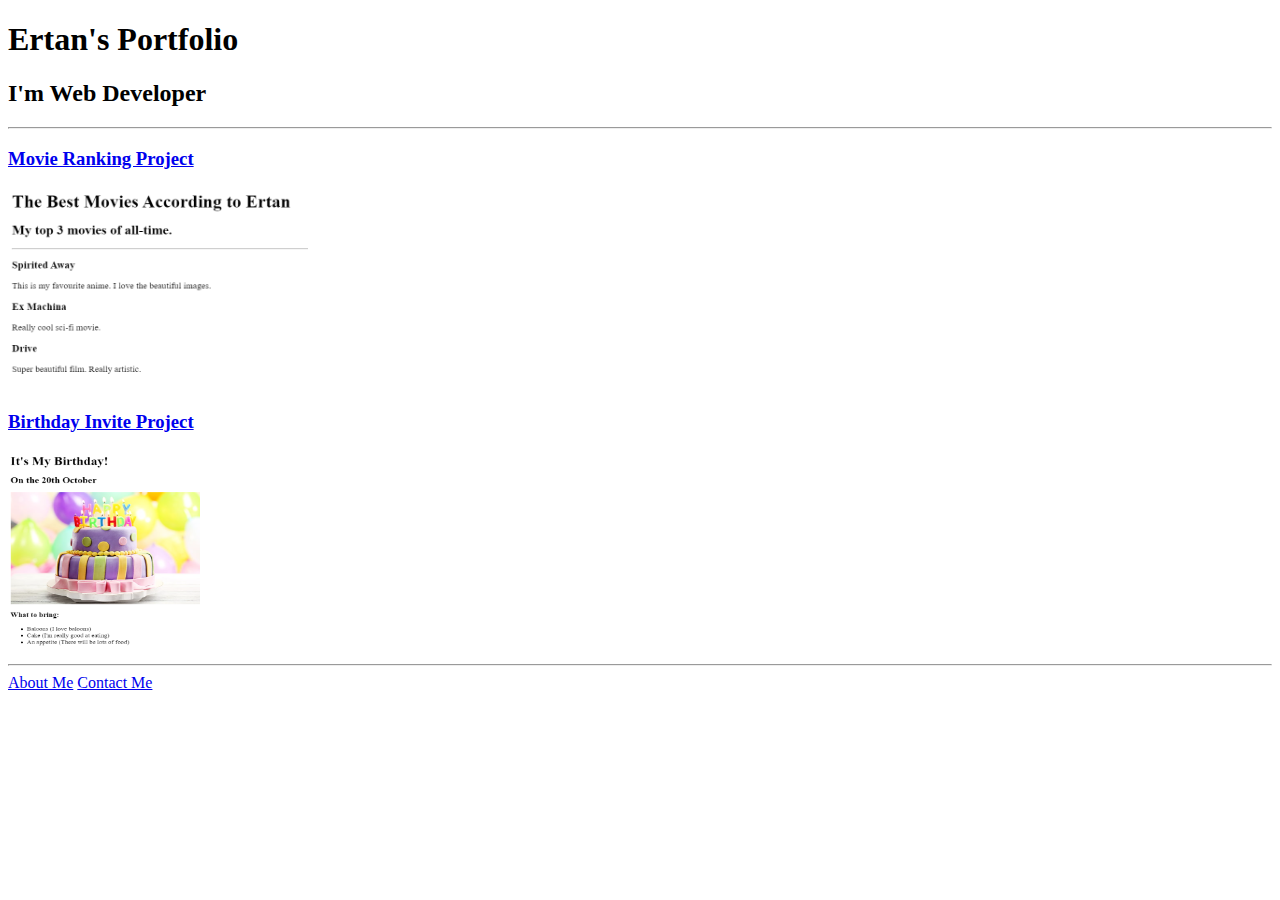
<file: index.html>
<!DOCTYPE html>
<html lang="en">
<head>
    <meta charset="UTF-8">
    <meta name="viewport" content="width=device-width, initial-scale=1.0">
    <title>My Portfolio</title>
</head>
<body>
   <h1>Ertan's Portfolio</h1>
   <h2>I'm Web Developer</h2>
   <hr/>
   <h3><a href="./public/movie-ranking.html">Movie Ranking Project</a></h3>
   <img src="./assets/images/movie-ranking.png" height="200" width="300" alt="movie ranking">
   <h3><a href="./public/birthday-invite.html">Birthday Invite Project</a></h3>
   <img src="./assets/images/birthday-invite.png" height="200" width="200" alt="bithday invite">
   <hr/>
   <a href="./public/about.html">About Me</a>
   <a href="./public/contact.html">Contact Me</a>
</body>
</html>
</file>
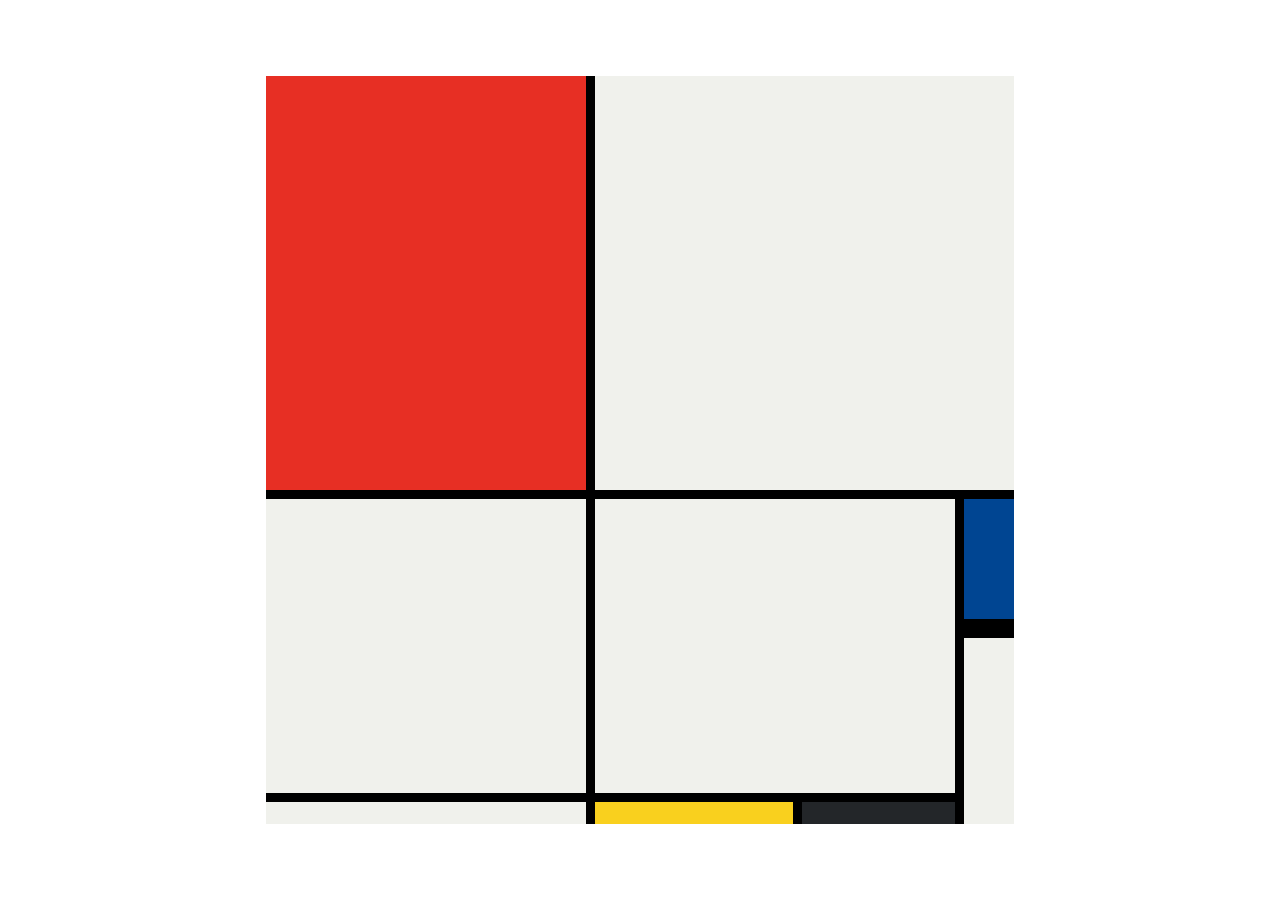
<file: 10.3 Mondrian Project/index.html>
<!DOCTYPE html>
<html lang="en">

<head>
  <meta charset="UTF-8">
  <meta name="viewport" content="width=device-width, initial-scale=1.0">
  <title>Mondrian Project</title>
  <style>
    /* 
    Write your CSS here 
    Gap Colour: #000
    White: #F0F1EC
    Red: #E72F24
    Black: #232629
    Blue: #004592
    Yellow: #F9D01E

    For dimensions, see dimensions.png image.
    HINT: Remember you can't change the properties of grid lines.
    But grid lines are transparent!
    */
    body {
      display: flex;
      justify-content: center;
      align-items: center;
      height: 100vh;
      margin: 0px;
      padding: 0px;
    }
    .container {
      width: 748px;
      height: 748px;
      display: grid;
      background-color: black;
      grid-template-columns: 320px 198px 153px 50px;
      grid-template-rows: 414px 130px 155px 22px;
      gap: 9px;
    }
    .second {
      background-color: #F0F1EC;
      grid-column: span 3;
    }
    .first {
      background-color: #E72F24;
    }
    .third {
      background-color: #F0F1EC;
      grid-row: span 2;
    }
    .forth {
      background-color: #F0F1EC;
      grid-column: span 2;
      grid-row: span 2
    }
    .fifth {
     background-color: #004592;
     border-bottom: 10px solid black;
    }
    .sixth {
      background-color: #F0F1EC;
      grid-row: span 2;
    }
    .seventh {
      background-color: #F0F1EC;
    }
    .eighth {
      background-color: #F9D01E;
    }
    .nineth {
      background-color: #232629;
    }
  </style>
</head>

<body>
  <!-- Write your HTML here -->
  <div class="container">
    <div class="first"></div>
    <div class="second"></div>
    <div class="third"></div>
    <div class="forth"></div>
    <div class="fifth"></div>
    <div class="sixth"></div>
    <div class="seventh"></div>
    <div class="eighth"></div>
    <div class="nineth"></div>
  </div>
</body>

</html>
</file>
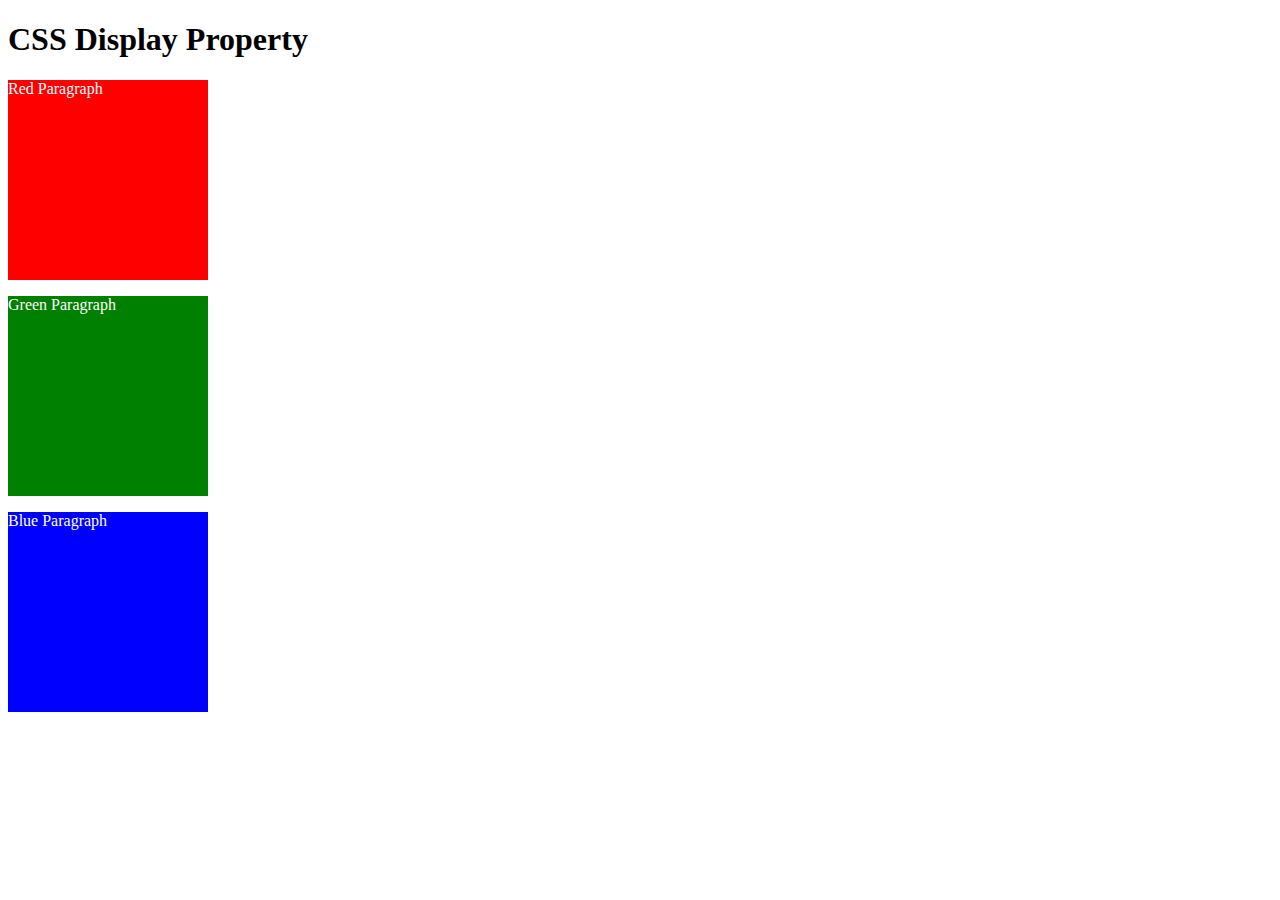
<file: 8.0 CSS Display/index.html>
<!DOCTYPE html>
<html>

<!-- 
  TODO
1. By changing only the display property of the CSS make all 3 squares line up horizontally like in goal1 image.
2. Change only the display property to make all 3 squares line up vertically like in goal2 image. 
-->

<head>
  <title>CSS Display Property Example</title>
  <style>
    p {
      color: white;
    }

    .red {
      display: block;
      width: 200px;
      height: 200px;
      background-color: red;
    }

    .green {
      display: block;
      width: 200px;
      height: 200px;
      background-color: green;
    }

    .blue {
      display: block;
      width: 200px;
      height: 200px;
      background-color: blue;
    }
  </style>
</head>


<body>
  <h1>CSS Display Property</h1>
  <p class="red">Red Paragraph </p>
  <p class="green">Green Paragraph</p>
  <p class="blue">Blue Paragraph</p>
</body>

</html>
</file>
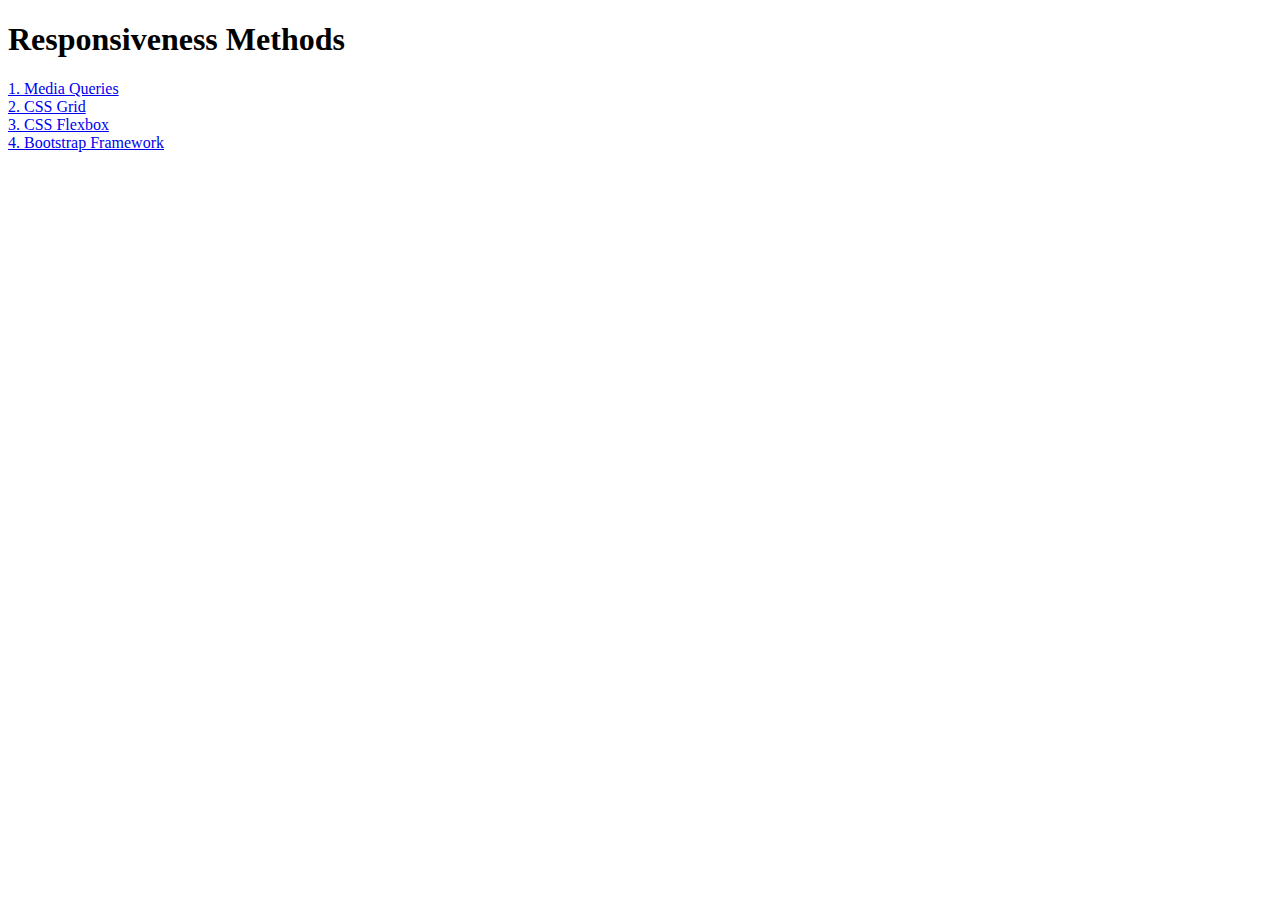
<file: 8.2 Responsiveness/index.html>
<!DOCTYPE html>
<html lang="en">

<head>
  <meta charset="UTF-8">
  <meta name="viewport" content="width=device-width, initial-scale=1.0">
  <title>Responsiveness</title>
  <style>
    a {
      display: block;
    }
  </style>
</head>

<body>
  <h1>Responsiveness Methods</h1>
  <a href="./media-query.html">1. Media Queries</a>
  <a href="./grid.html">2. CSS Grid</a>
  <a href="./flexbox.html">3. CSS Flexbox</a>
  <a href="./bootstrap.html">4. Bootstrap Framework</a>
</body>

</html>
</file>
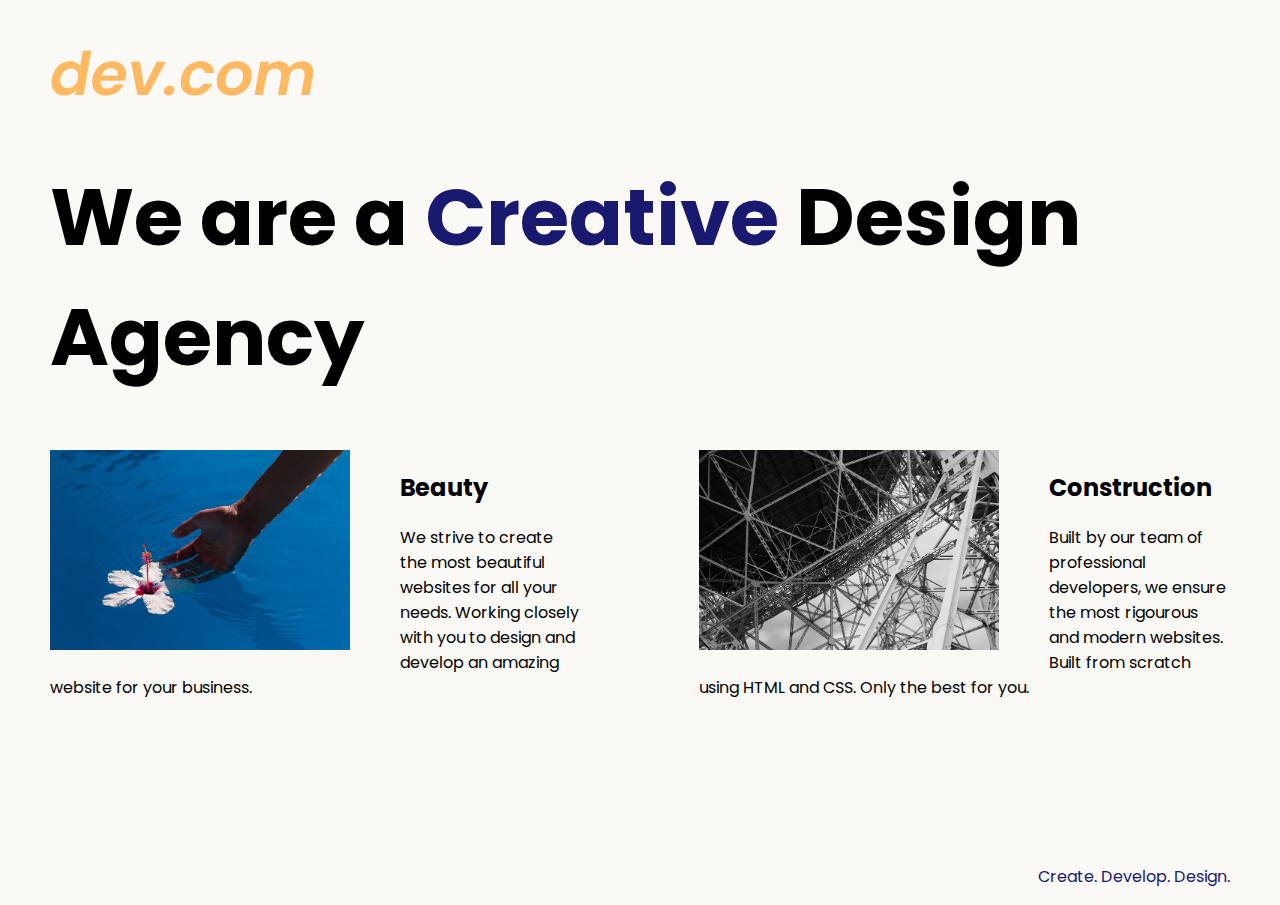
<file: 8.4 Web Design Agency Project/index.html>
<!DOCTYPE html>
<html lang="en">

<head>
  <meta charset="UTF-8">
  <meta name="viewport" content="width=device-width, initial-scale=1.0">
  <title>Agency</title>
  <link rel="stylesheet" href="./style.css">
  <link rel="preconnect" href="https://fonts.googleapis.com">
  <link rel="preconnect" href="https://fonts.gstatic.com" crossorigin>
  <link href="https://fonts.googleapis.com/css2?family=Poppins:wght@400;700&display=swap" rel="stylesheet">
</head>

<body>
  <div class="main">
    <img class="logo" src="./assets/images/logo.png" alt="logo">
    <h1>We are a <span class="creative">Creative</span> Design Agency</h1>
    <div class="left card"><img class="tile-image" src="./assets/images/beautiful.jpg" alt="hand and flower in water">
      <h2 class="card-title">Beauty</h2>
      <p class="card-text">We strive to create the most beautiful websites for all your needs. Working closely with you
        to
        design and
        develop an amazing website for your business.</p>
    </div>

    <div class="right card"><img class="tile-image" src="./assets/images/construction.jpg" alt="metal structure">
      <h2 class="card-title">Construction</h2>
      <p>Built by our team of professional developers, we ensure the most rigourous and modern websites. Built from
        scratch using HTML and CSS. Only the best for you.</p>
    </div>

  </div>
  <footer>
    <p>Create. Develop. Design.</p>
  </footer>
</body>

</html>
</file>
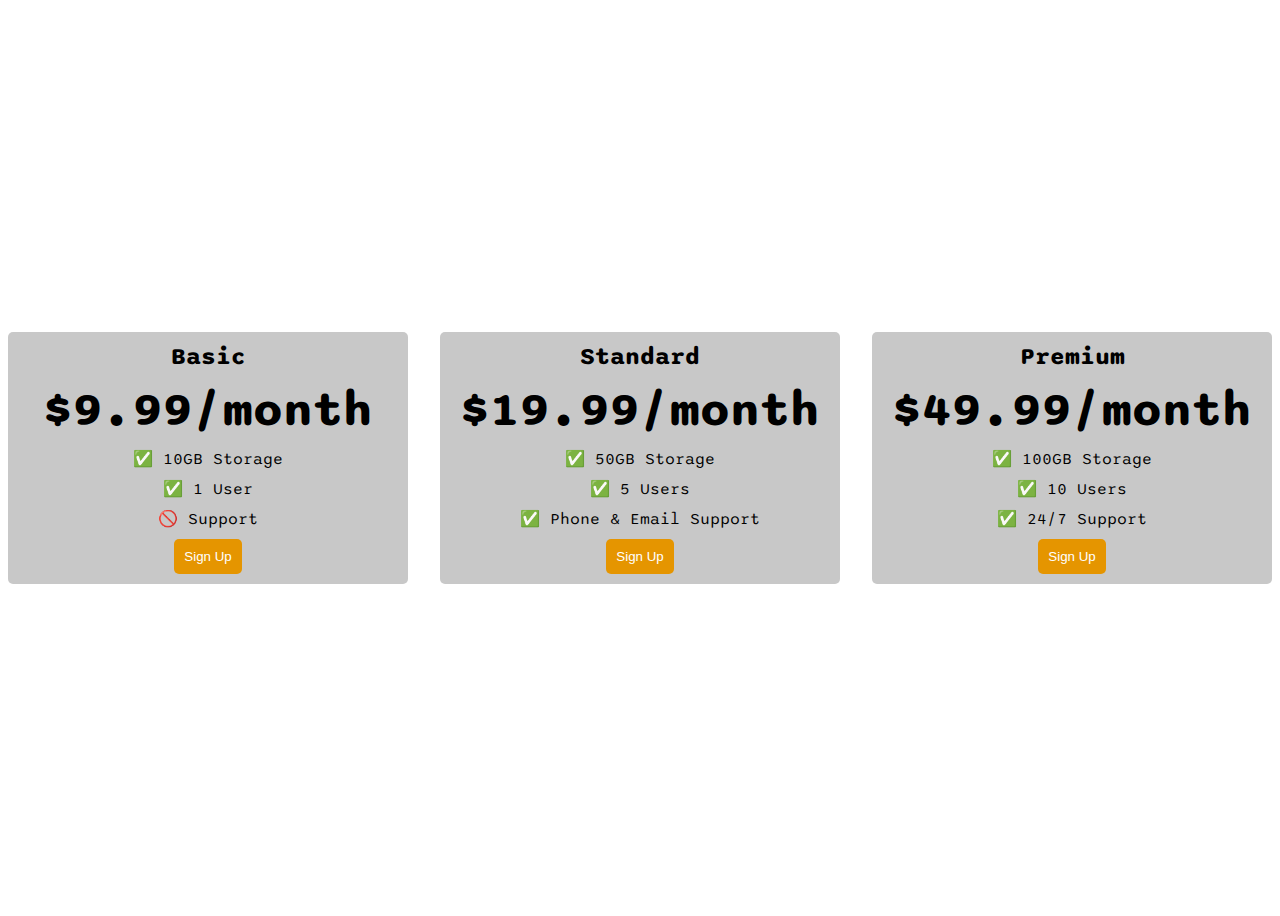
<file: 9.4 Flexbox Pricing Table Project/index.html>
<!DOCTYPE html>
<html>

<head>
  <title>Flexbox Pricing Table</title>
  <link rel="preconnect" href="https://fonts.googleapis.com">
  <link rel="preconnect" href="https://fonts.gstatic.com" crossorigin>
  <link href="https://fonts.googleapis.com/css2?family=Sono:wght@400;700&display=swap" rel="stylesheet">
  <style>
    body {
      font-family: 'Sono', sans-serif;
    }
    .pricing-container {
        display: flex;
        justify-content: center;
        align-items: center;
        height: 100vh;
        gap: 2rem;
      }
    .pricing-plan {
      background-color: rgb(200, 200, 200);
      padding: 10px;
      max-width: 400px;
      flex: 1;
      border-radius: 5px;
      text-align: center; 
    }
    .plan-title {
      margin-bottom: 10px;
      font-size: 24px;
      font-weight: bolder;
    }
    .plan-price {
      font-size: 48px;
      margin-bottom: 10px;
      font-weight: bolder;
    }
    .plan-features {
      list-style:none;
      padding: 0;
      margin: 0;
    }
    .plan-features li {
      margin-bottom: 10px;
    }
    .plan-button {
      color: white;
      background-color: rgb(229, 149, 0);
      border: none;
      padding: 10px;
      border-radius: 5px;

    }
    /* Hint: What can you do with a media query and flexbox? */
    @media (max-width: 1250px) {
      .pricing-container {
        display: flex;
        flex-direction: column;
        height: 100%;
      }
    }
  </style>
</head>

<body>
  <div class="pricing-container">
    <div class="pricing-plan">
      <div class="plan-title">Basic</div>
      <div class="plan-price">$9.99/month</div>
      <ul class="plan-features">
        <li>✅ 10GB Storage</li>
        <li>✅ 1 User</li>
        <li>🚫 Support</li>
      </ul>
      <button class="plan-button">Sign Up</a>
    </div>
    <div class="pricing-plan">
      <div class="plan-title">Standard</div>
      <div class="plan-price">$19.99/month</div>
      <ul class="plan-features">
        <li>✅ 50GB Storage</li>
        <li>✅ 5 Users</li>
        <li>✅ Phone &amp; Email Support</li>
      </ul>
      <button class="plan-button">Sign Up</a>
    </div>
    <div class="pricing-plan">
      <div class="plan-title">Premium</div>
      <div class="plan-price">$49.99/month</div>
      <ul class="plan-features">
        <li>✅ 100GB Storage</li>
        <li>✅ 10 Users</li>
        <li>✅ 24/7 Support</li>
      </ul>
      <button class="plan-button">Sign Up</a>
    </div>
  </div>

</body>

</html>
</file>
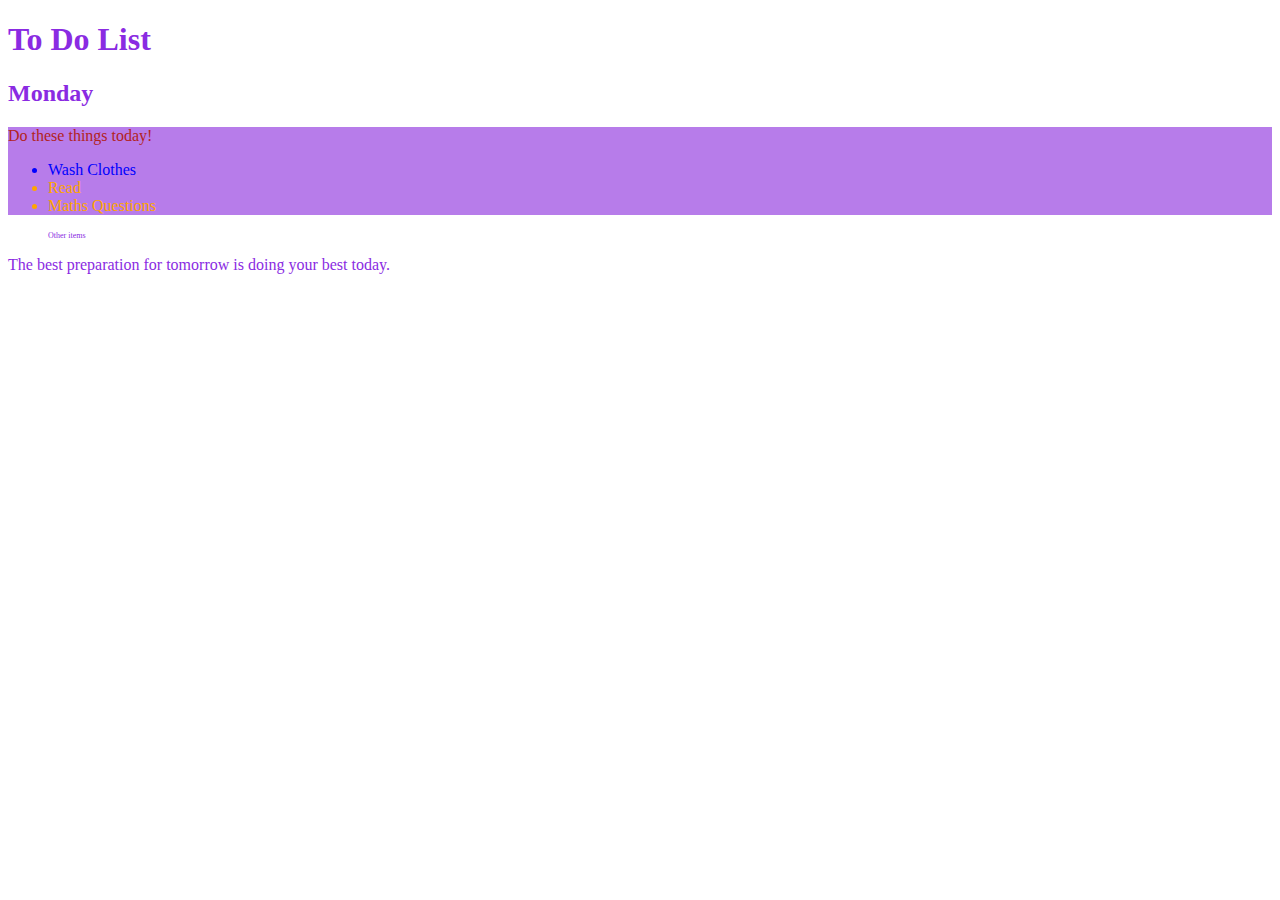
<file: Combining Selectors/index.html>
<!DOCTYPE html>
<html lang="en">

<head>
  <meta charset="UTF-8">
  <title>Combining CSS Selectors</title>
  <link rel="stylesheet" href="./style.css">
</head>

<!-- Don't change any of the HTML code! -->

<body>
  <h1>To Do List</h1>
  <h2>Monday</h2>
  <div class="box">
    <p class="done">Do these things today!</p>
    <ul class="list">
      <li>Wash Clothes</li>
      <li class="done">Read</li>
      <li class="done">Maths Questions</li>
    </ul>
  </div>

  <ul>
    <p class="done">Other items</p>
  </ul>
  <p>The best preparation for tomorrow is doing your best today.</p>

</body>

</html>
</file>
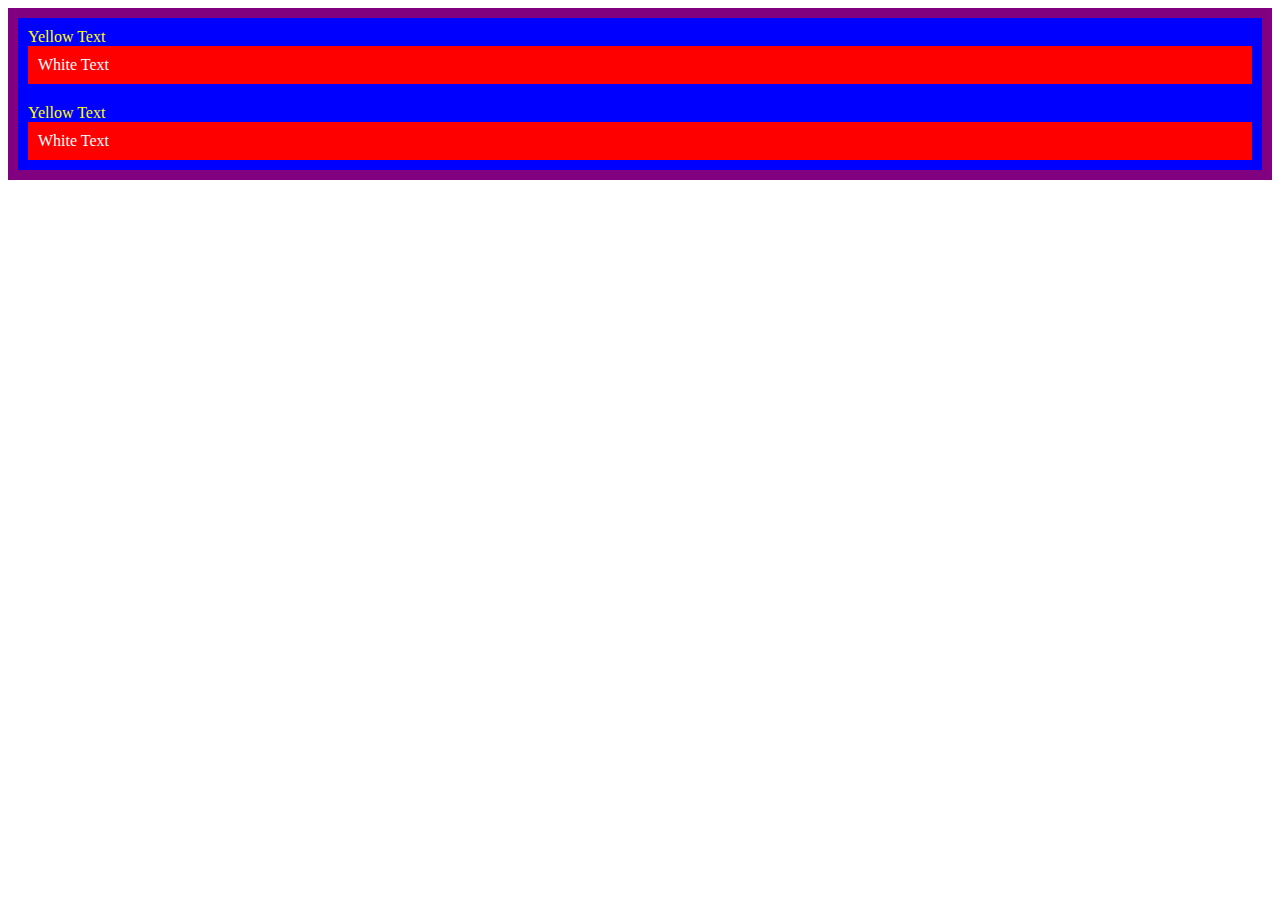
<file: CSS Cascade/index.html>
<!DOCTYPE html>
<html lang="en">

<head>
  <meta charset="UTF-8">
  <title>CSS Cascade</title>
  <link rel="stylesheet" href="./style.css">
</head>

<body>
  <div id="outer-box" class="box">
    <div class="box">
      <p>Yellow Text</p>
      <div class="box inner-box">
        <p class="white-text">White Text</p>
      </div>
    </div>
    <div class="box">
      <p>Yellow Text</p>
      <div class="box inner-box">
        <p class="white-text">White Text</p>
      </div>
    </div>
  </div>
</body>

</html>
</file>
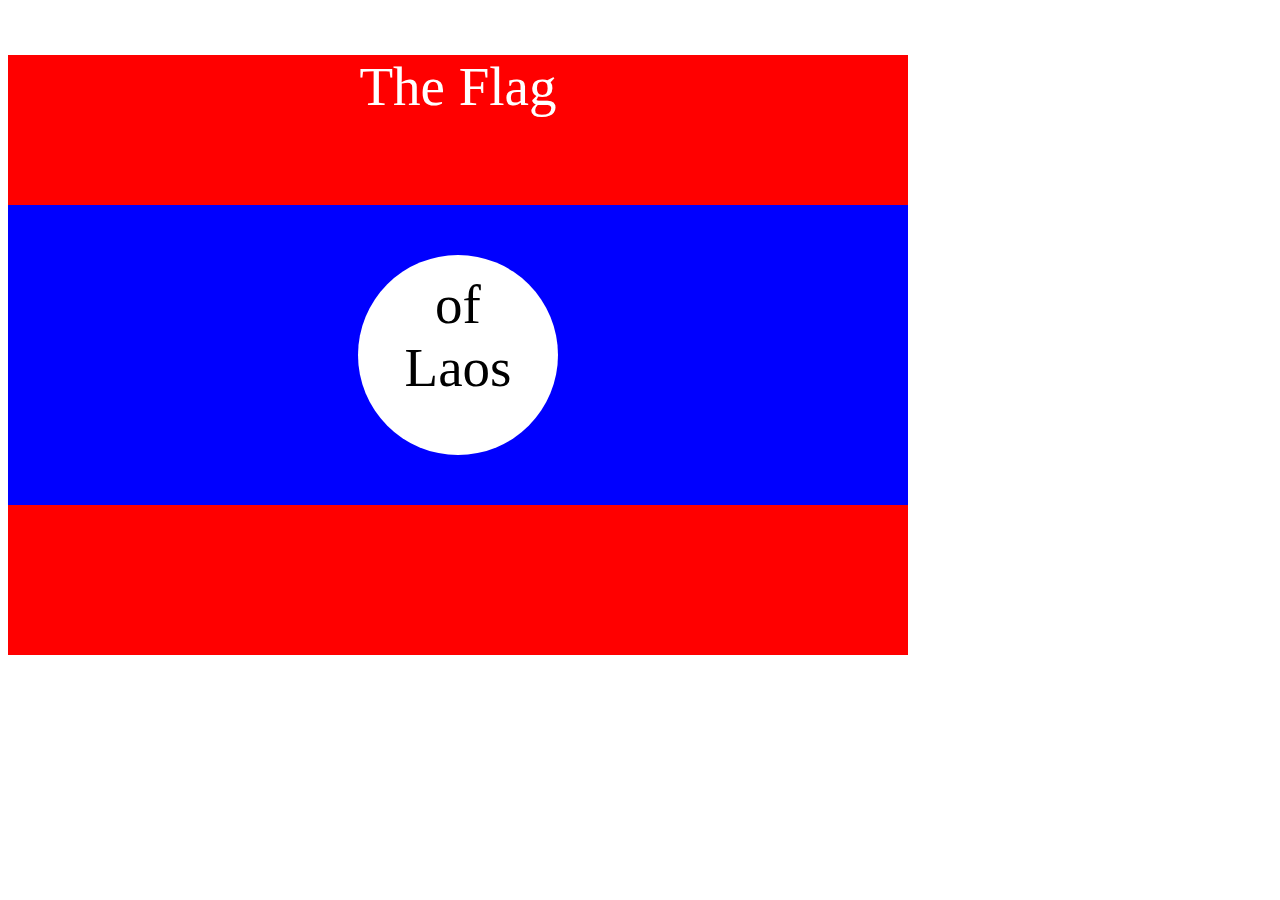
<file: CSS Flag Project/index.html>
<!DOCTYPE html>
<html lang="en">

<head>
  <meta charset="UTF-8">
  <title>CSS Flag Project</title>
  <style>
    .flag {
      background-color: red;
      width: 900px;
      height: 600px;
      position: relative;
    }
    .flag > div {
      width: 100%;
      height: 300px;
      background-color: blue;
      position: absolute;
      top: 150px;
    }
    .flag > div > div {
      width: 200px;
      height: 200px;
      background-color: white;
      border-radius: 100%;
      position: relative;
      top: 50px;
      left: 350px;
    }
    p {
      text-align: center;
      font-family:'Times New Roman', Times, serif;
      font-size: 55px;
      color: white;
      position: relative;
    }
    div > div > div > p {
      position: absolute;
      left: 40px;
      right: 40px;
      bottom: 0.8px;
      color: black;
    }
    
  </style>
</head>

<!-- 
  IMPORTANT! Do not change any HTML
Don't add any classes/ids/elements 
Use what you know about combining selectors 
and CSS specificity instead.
Hint 1: The flag is 900px by 600px and the circle is 200px by 200px.
Hint 2: You can use CSS inspection to get the colors from
https://appbrewery.github.io/flag-of-laos/
-->

<body>
  <div class="flag">
    <p>The Flag</p>
    <div>
      <div>
        <p>of Laos</p>
      </div>
    </div>
  </div>
</body>

</html>
</file>
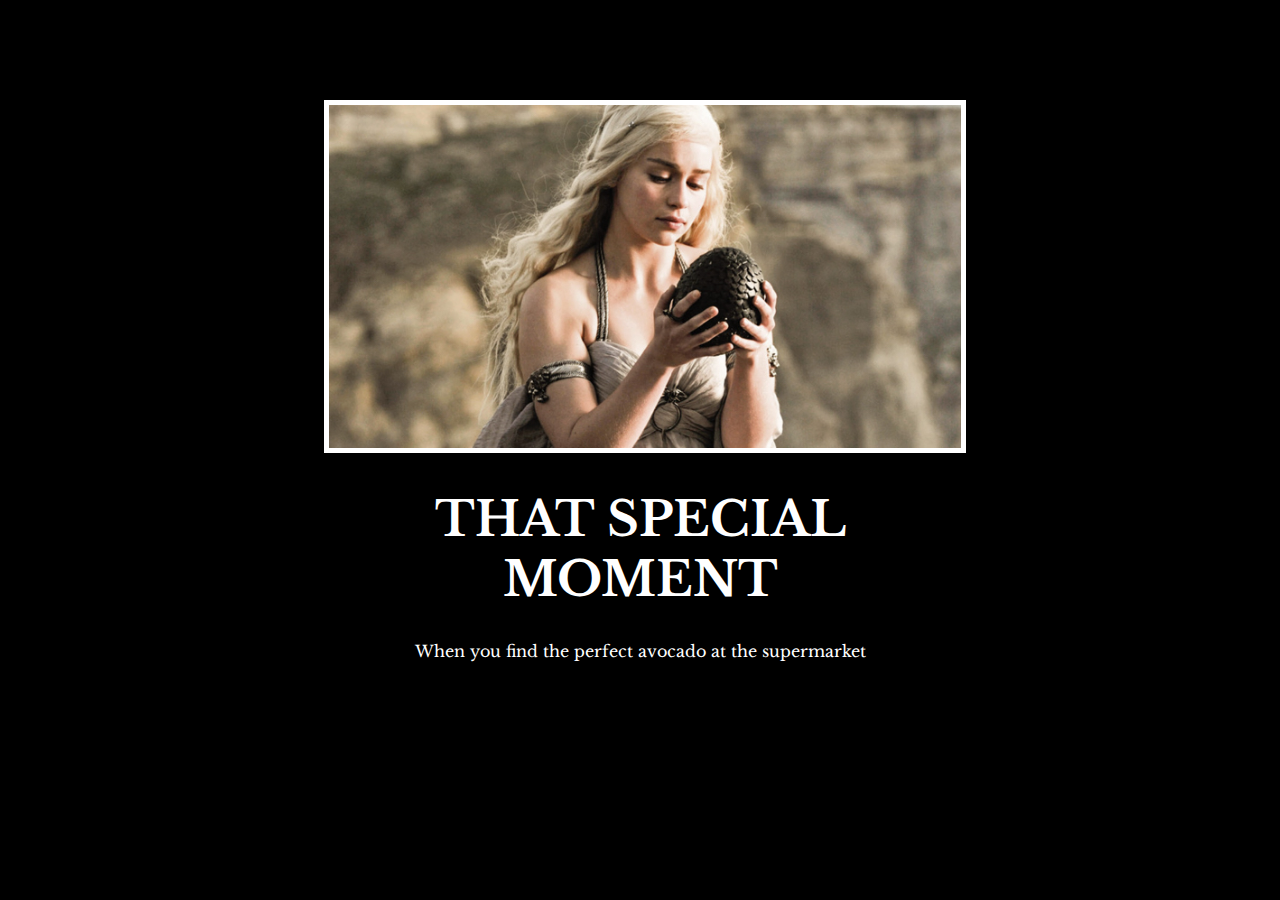
<file: Memes/index.html>
<!DOCTYPE html>
<html lang="en">
<head>
  <meta charset="UTF-8">
  <title>Motivational Webpage</title>
  <link rel="stylesheet" href="./style.css">
  <link rel="preconnect" href="https://fonts.googleapis.com">
  <link rel="preconnect" href="https://fonts.gstatic.com" crossorigin>
  <link href="https://fonts.googleapis.com/css2?family=Libre+Baskerville&display=swap" rel="stylesheet">
</head>
<body>
<div class = "poster">
  <img class = "motivation-img" src="./assets/images/daenerys.jpeg" alt="dyneries targeryen holding the egg">
<h1>THAT SPECIAL MOMENT</h1>
<p>When you find the perfect avocado at the supermarket</p>
</div>
</body>
</html>
</file>
<file: 8.4 Web Design Agency Project/style.css>
body {
  font-family: "Poppins", sans-serif;
  margin: 50px 50px 0 50px;
  background-color: #faf9f6;
  display: flex;
  flex-direction: column;
  min-height: 95vh;
}
.main {
  flex: 1;
}

h1 {
  font-size: 5rem;
}

footer {
  text-align: right;
  color: midnightblue;
}
.tile-image {
  height: 200px;
  float: left;
  margin-right: 50px;
}
.card {
  width: 45%;
}
.left {
  float: left
}
.right {
  float: right;
}
.creative {
  color: midnightblue;
}
@media (max-width: 680px){
  .logo {
    width: 100px;
  }
  h1 {
    font-size: 3.5rem;
    text-align: center;
  }
  .card {
    width: 100%;
    display: block;
    margin-bottom: 30px;
    text-align: justify;
  }
  .tile-image {
    margin-bottom: 10px;
    width: 100%;
    display: inline;
    object-fit: cover;
  }
  
}
</file>
<file: Combining Selectors/style.css>
/* Write your code here: */
h1, h2 {
    color: blueviolet;
}
.box > p {
    color: firebrick;
}
.box {
    background-color: rgb(183, 124, 234);
}
.box li {
    color: blue;
}
li.done {
    color: orange;
}
ul p.done {
    font-size: 0.5rem;
}
p {
    color: blueviolet;
}
</file>
<file: CSS Cascade/style.css>
/* Don't change the existing CSS. */

.box {
  background-color: blue;
  padding: 10px;
}

p {
  color: yellow;
  margin: 0;
  padding: 0;
}
.white-text {
  color: white;
}

.inner-box {
  background-color: red;
}
#outer-box {
  background-color: purple;
}
</file>
<file: Memes/style.css>
body {
    background-color: black;
}
h1 {
    text-transform: uppercase;
    font-size: 3rem;
}
.poster {
    font-family: 'Libre Baskerville', serif;
    color: white;
    text-align: center;
    width: 50%;
    margin-left: 25%;
    margin-top: 100px
}
.motivation-img {
    border: 5px solid white;
    width: 100%;
}
</file>
